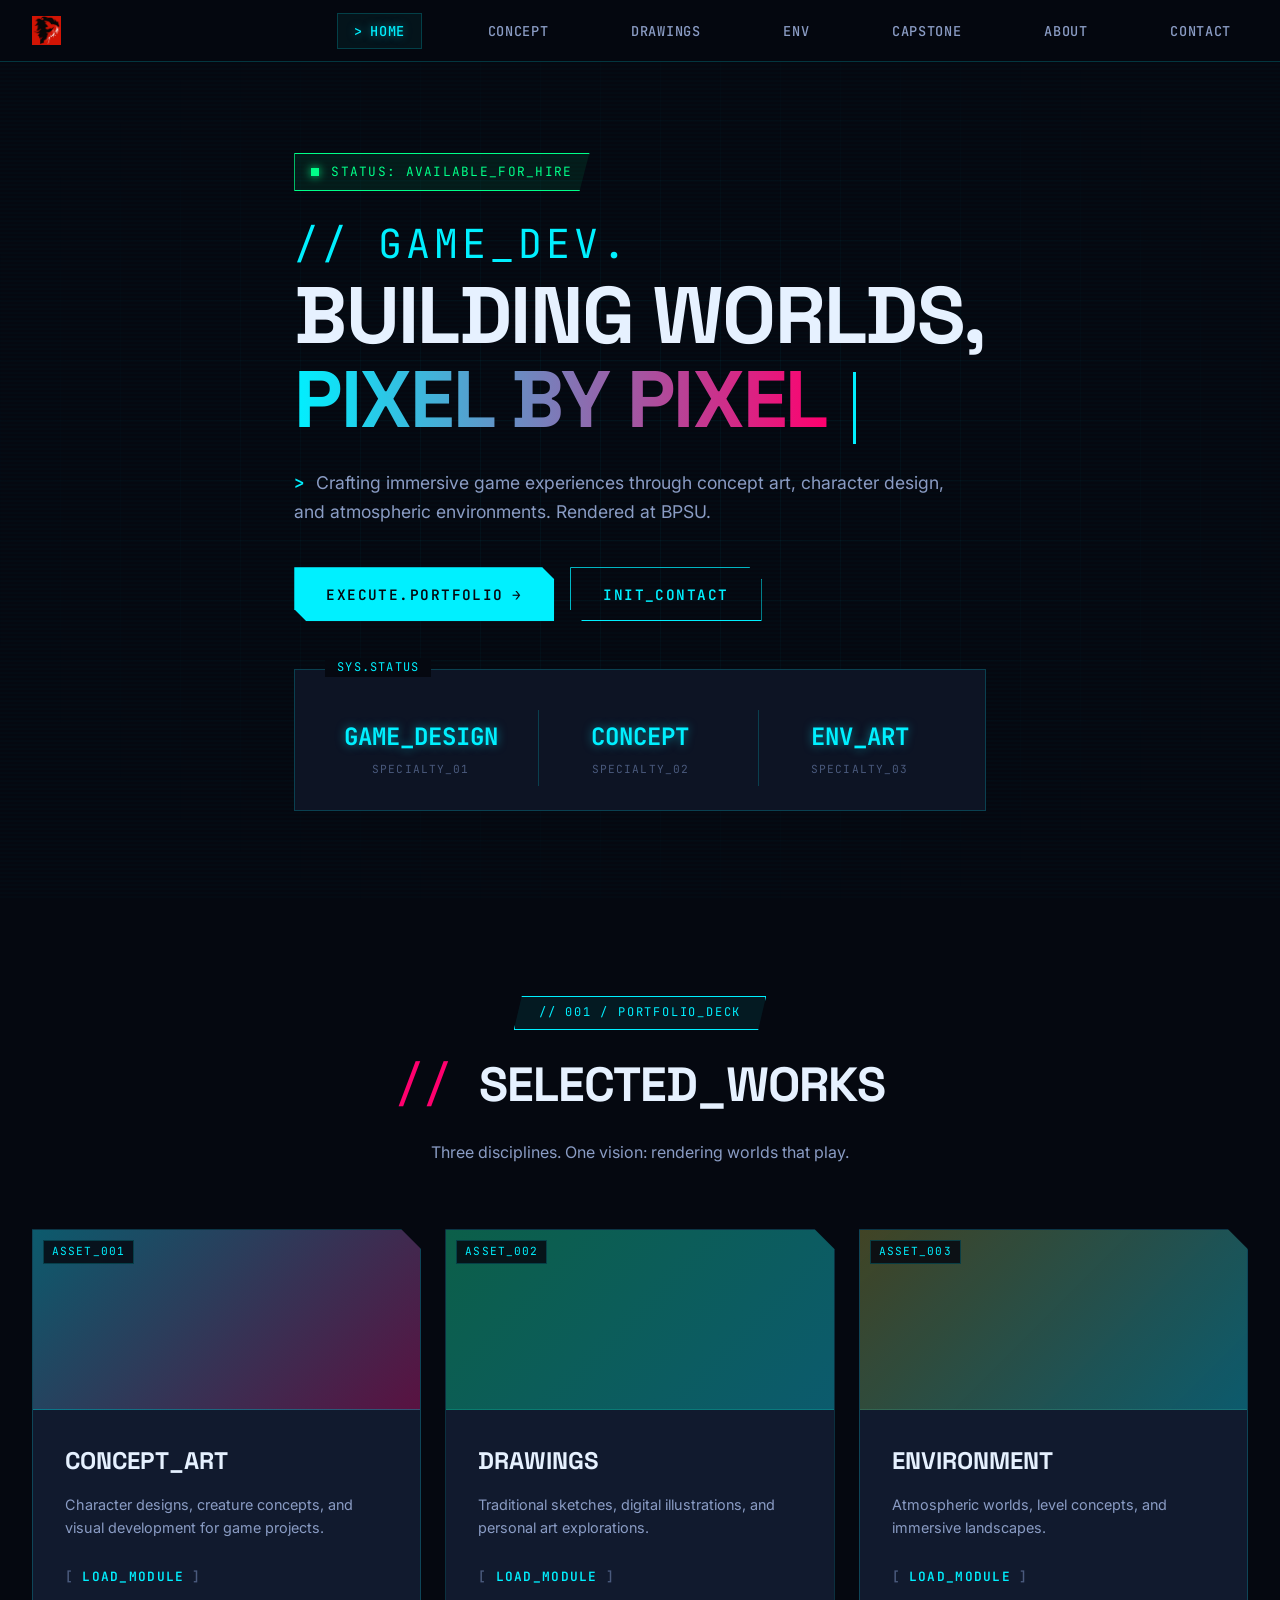
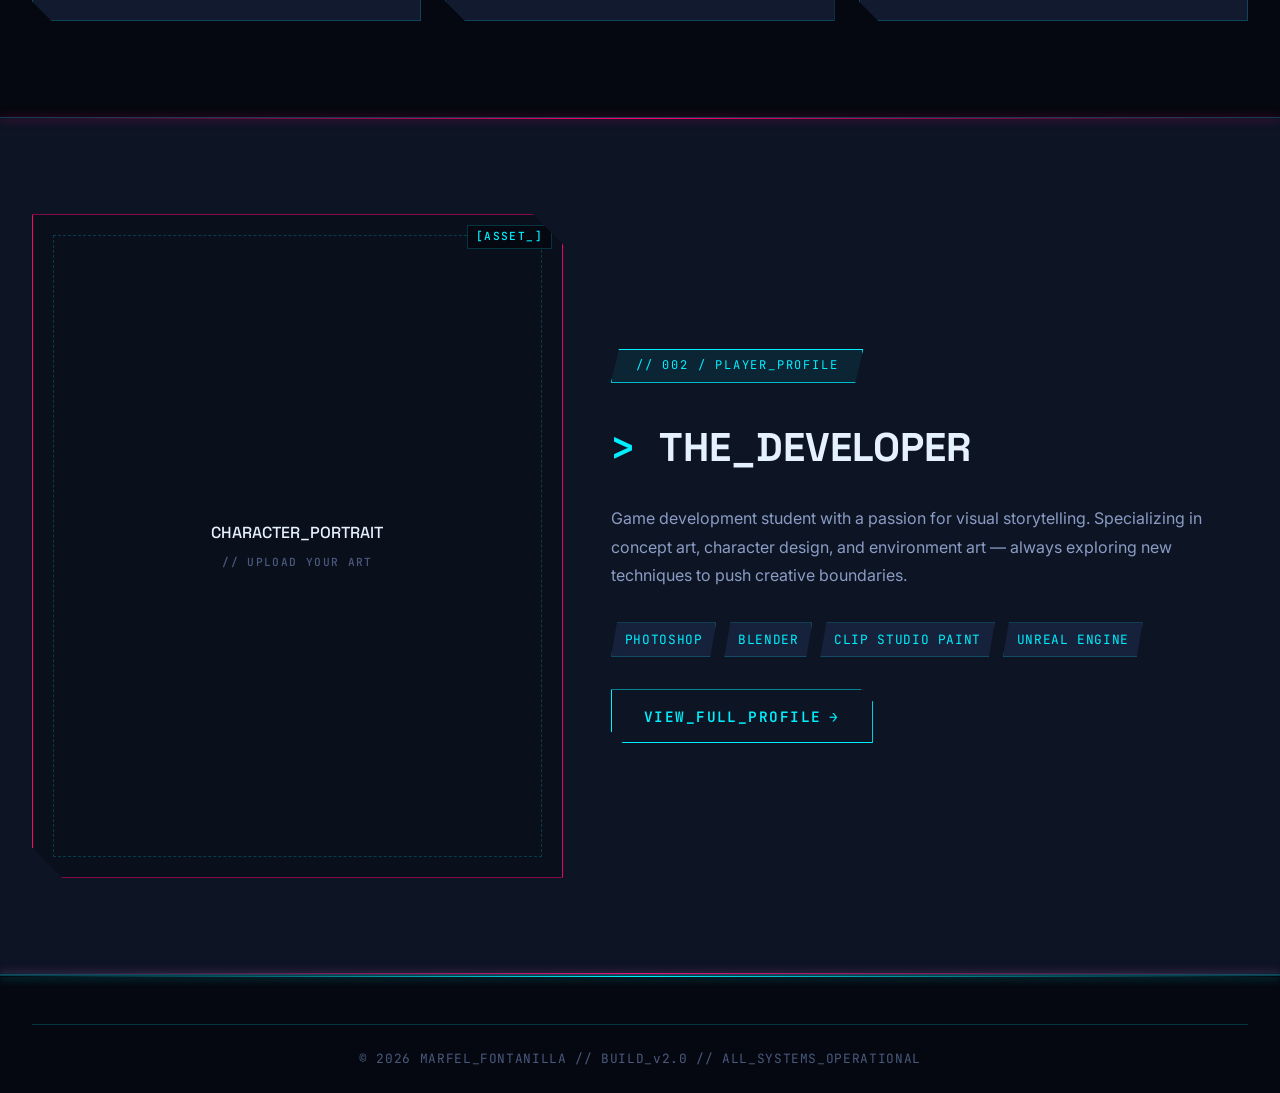
<file: index.html>
<!DOCTYPE html>
<html lang="en">
<head>
    <meta charset="UTF-8">
    <meta name="viewport" content="width=device-width, initial-scale=1.0">
    <title>MARFEL // Game Dev Portfolio</title>
    <meta name="description" content="Game development student specializing in concept art, drawings, and environment design.">
    <link rel="preconnect" href="https://fonts.googleapis.com">
    <link rel="preconnect" href="https://fonts.gstatic.com" crossorigin>
    <link href="https://fonts.googleapis.com/css2?family=Inter:wght@300;400;500;600;700&family=Space+Grotesk:wght@400;500;600;700&family=JetBrains+Mono:wght@400;500;600;700&display=swap" rel="stylesheet">
    <link rel="stylesheet" href="css/style.css">
</head>
<body>
    <nav class="navbar">
        <div class="nav-container">
            <a href="index.html" class="logo">
                <img src="images/marfel-logo.png" alt="Marfel" class="logo-img">
            </a>
            <ul class="nav-menu">
                <li><a href="index.html" class="active">HOME</a></li>
                <li><a href="concept-art.html">CONCEPT</a></li>
                <li><a href="drawings.html">DRAWINGS</a></li>
                <li><a href="environment.html">ENV</a></li>
                <li><a href="capstone-project.html">CAPSTONE</a></li>
                <li><a href="about.html">ABOUT</a></li>
                <li><a href="contact.html">CONTACT</a></li>
            </ul>
            <button class="nav-toggle"><span></span><span></span><span></span></button>
        </div>
    </nav>

    <section class="hero">
        <div class="container">
            <div class="hero-content">
                <div class="hero-badge">
                    <span class="status-dot"></span>
                    <span>STATUS: AVAILABLE_FOR_HIRE</span>
                </div>
                
                <h1 class="hero-title">
                    <span class="hero-title-prefix">// GAME_DEV.</span>
                    BUILDING WORLDS,<br>
                    <span class="gradient-text">PIXEL BY PIXEL</span>
                    <span class="title-cursor"></span>
                </h1>
                
                <p class="hero-subtitle">
                    Crafting immersive game experiences through concept art, character design, and atmospheric environments. Rendered at BPSU.
                </p>
                
                <div class="hero-cta">
                    <a href="#portfolios" class="btn btn-primary">
                        EXECUTE.PORTFOLIO
                        <span class="btn-arrow">→</span>
                    </a>
                    <a href="contact.html" class="btn btn-secondary">
                        INIT_CONTACT
                    </a>
                </div>

                <div class="hero-stats">
                    <div class="stat">
                        <div class="stat-value">GAME_DESIGN</div>
                        <div class="stat-label">SPECIALTY_01</div>
                    </div>
                    <div class="stat">
                        <div class="stat-value">CONCEPT</div>
                        <div class="stat-label">SPECIALTY_02</div>
                    </div>
                    <div class="stat">
                        <div class="stat-value">ENV_ART</div>
                        <div class="stat-label">SPECIALTY_03</div>
                    </div>
                </div>
            </div>
        </div>
    </section>

    <section id="portfolios">
        <div class="container">
            <div class="section-header">
                <span class="section-tag">// 001 / PORTFOLIO_DECK</span>
                <h2>SELECTED_WORKS</h2>
                <p>Three disciplines. One vision: rendering worlds that play.</p>
            </div>
            
            <div class="categories-grid">
                <a href="concept-art.html" class="category-card">
                    <div class="card-image concept-art-img" data-code="ASSET_001"></div>
                    <div class="card-content">
                        <h3>CONCEPT_ART</h3>
                        <p>Character designs, creature concepts, and visual development for game projects.</p>
                        <span class="card-link">LOAD_MODULE</span>
                    </div>
                </a>
                
                <a href="drawings.html" class="category-card">
                    <div class="card-image drawings-img" data-code="ASSET_002"></div>
                    <div class="card-content">
                        <h3>DRAWINGS</h3>
                        <p>Traditional sketches, digital illustrations, and personal art explorations.</p>
                        <span class="card-link">LOAD_MODULE</span>
                    </div>
                </a>
                
                <a href="environment.html" class="category-card">
                    <div class="card-image environment-img" data-code="ASSET_003"></div>
                    <div class="card-content">
                        <h3>ENVIRONMENT</h3>
                        <p>Atmospheric worlds, level concepts, and immersive landscapes.</p>
                        <span class="card-link">LOAD_MODULE</span>
                    </div>
                </a>
            </div>
        </div>
    </section>

    <section class="about-preview">
        <div class="container">
            <div class="about-grid">
                <div class="visual-frame">
                    <div class="placeholder-art">
                        <span>CHARACTER_PORTRAIT</span>
                        <small>// UPLOAD YOUR ART</small>
                    </div>
                </div>
                <div class="about-content">
                    <span class="section-tag">// 002 / PLAYER_PROFILE</span>
                    <h2>THE_DEVELOPER</h2>
                    <p>
                        Game development student with a passion for visual storytelling. 
                        Specializing in concept art, character design, and environment art — 
                        always exploring new techniques to push creative boundaries.
                    </p>
                    <div class="tech-stack">
                        <span class="tech-tag">PHOTOSHOP</span>
                      
                        <span class="tech-tag">BLENDER</span>
                        <span class="tech-tag">CLIP STUDIO PAINT</span>
                        <span class="tech-tag">UNREAL ENGINE</span>
                    </div>
                    <a href="about.html" class="btn btn-secondary">
                        VIEW_FULL_PROFILE
                        <span class="btn-arrow">→</span>
                    </a>
                </div>
            </div>
        </div>
    </section>

    <footer class="footer">
        <div class="container">
            <div class="footer-bottom">
                <p>&copy; 2026 MARFEL_FONTANILLA // BUILD_v2.0 // ALL_SYSTEMS_OPERATIONAL</p>
            </div>
        </div>
    </footer>

    <script src="js/main.js"></script>
</body>
</html>
</file>
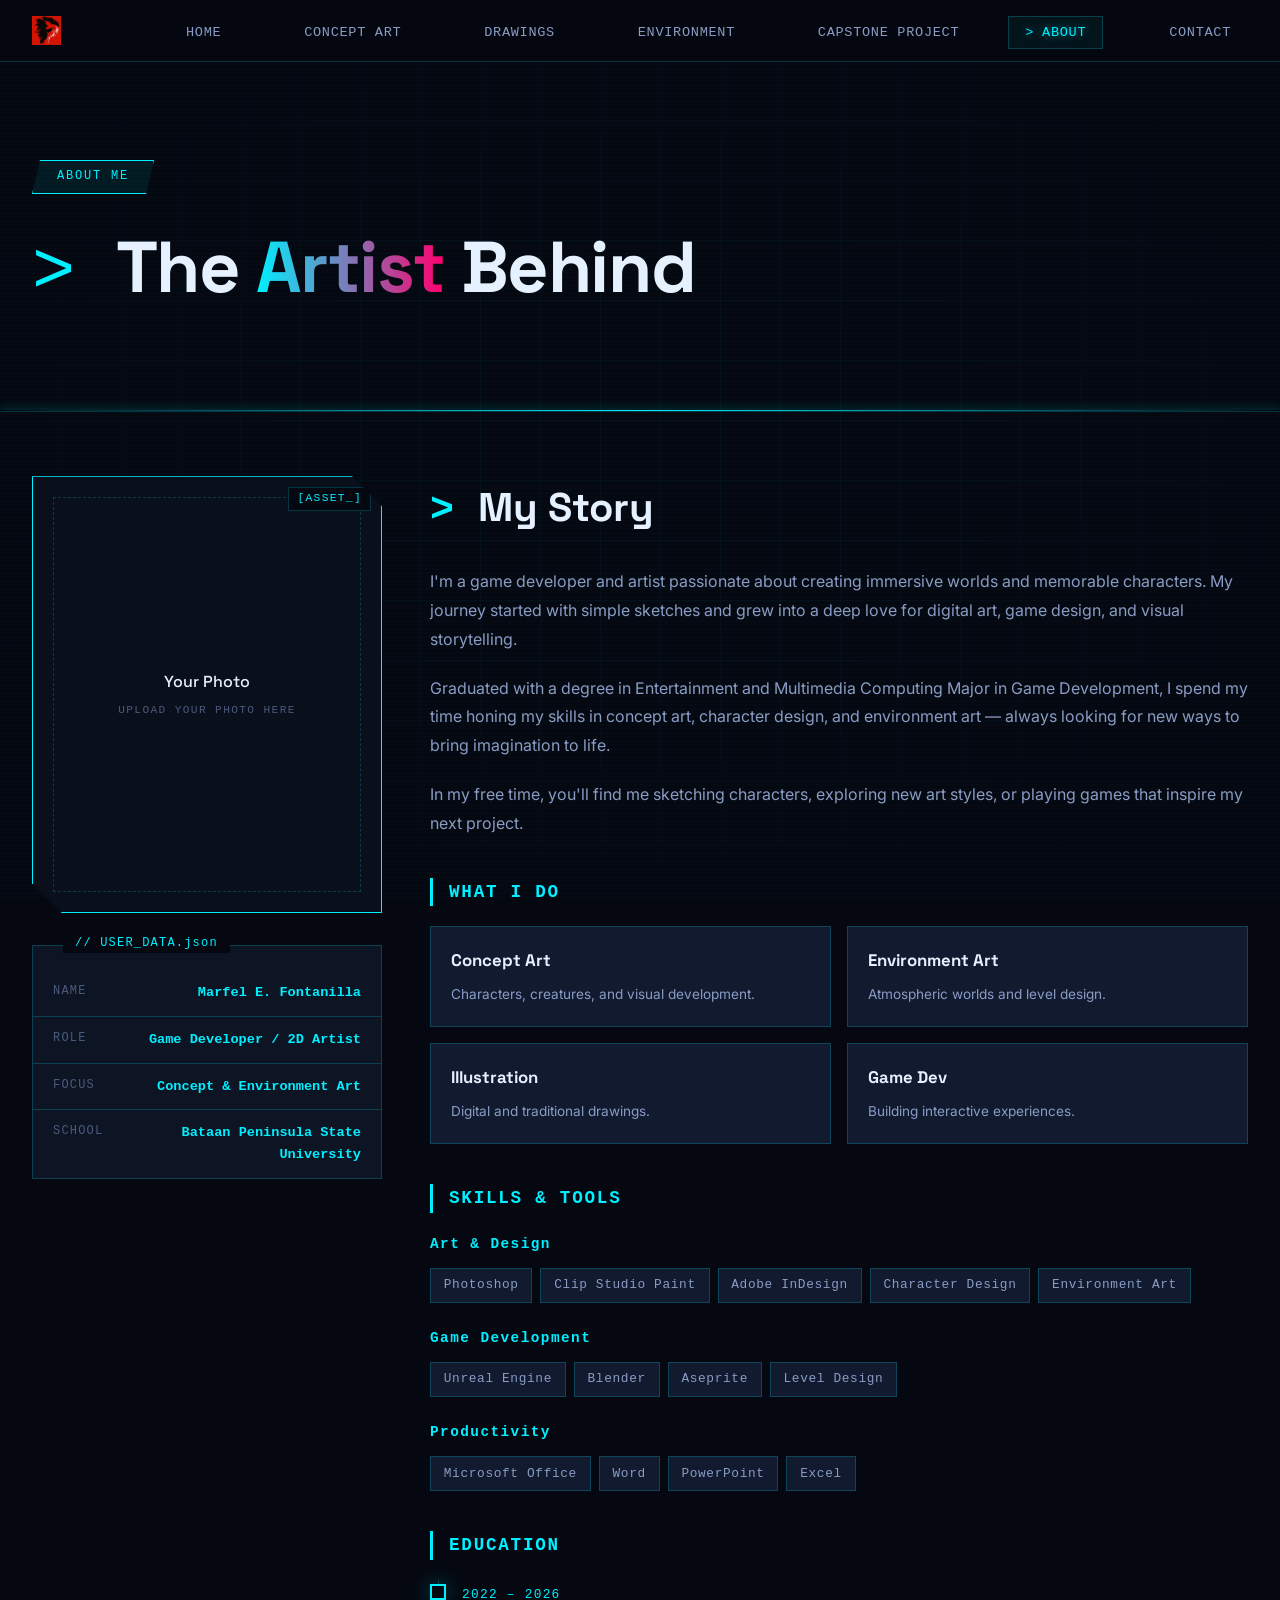
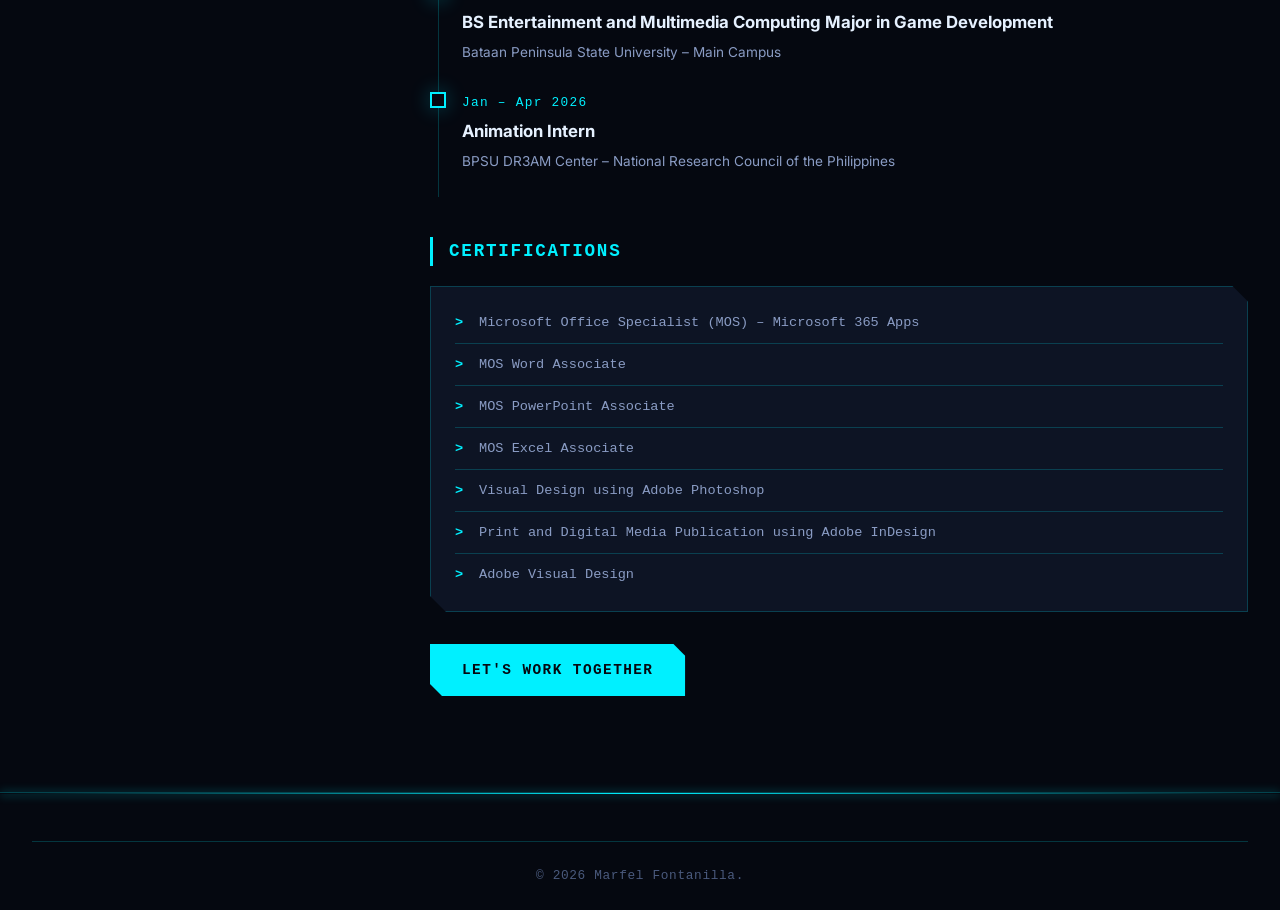
<file: about.html>
<!DOCTYPE html>
<html lang="en">
<head>
    <meta charset="UTF-8">
    <meta name="viewport" content="width=device-width, initial-scale=1.0">
    <title>About | Marfel Fontanilla</title>
    <link rel="stylesheet" href="css/style.css">
    <link href="https://fonts.googleapis.com/css2?family=Inter:wght@300;400;500;600;700;800&family=Space+Grotesk:wght@400;500;600;700&display=swap" rel="stylesheet">
</head>
<body>
    <div class="cursor"></div>
    <div class="cursor-follower"></div>

    <nav class="navbar">
        <div class="nav-container">
            <a href="index.html" class="logo">
                <img src="images/marfel-logo.png" alt="Marfel" class="logo-img">
            </a>
            <ul class="nav-menu">
                <li><a href="index.html">Home</a></li>
                <li><a href="concept-art.html">Concept Art</a></li>
                <li><a href="drawings.html">Drawings</a></li>
                <li><a href="environment.html">Environment</a></li>
                <li><a href="capstone-project.html">Capstone Project</a></li>
                <li><a href="about.html" class="active">About</a></li>
                <li><a href="contact.html">Contact</a></li>
            </ul>
            <button class="nav-toggle"><span></span><span></span><span></span></button>
        </div>
    </nav>

    <section class="page-header">
        <div class="hero-bg">
            <div class="grid-bg"></div>
            <div class="gradient-orb orb-1"></div>
            <div class="gradient-orb orb-2"></div>
        </div>
        <div class="container">
            <span class="section-tag">About Me</span>
            <h1>The <span class="gradient-text">Artist</span> Behind</h1>
        </div>
    </section>

    <section class="about-detail">
        <div class="container">
            <div class="about-detail-grid">
                <div class="about-image-section">
                    <div class="image-frame">
                        <div class="placeholder-art square">
                            <span>Your Photo</span>
                            <small>Upload your photo here</small>
                        </div>
                    </div>
                    <div class="quick-info">
                        <div class="info-item">
                            <span class="info-label">Name</span>
                            <span class="info-value">Marfel E. Fontanilla</span>
                        </div>
                        <div class="info-item">
                            <span class="info-label">Role</span>
                            <span class="info-value">Game Developer / 2D Artist</span>
                        </div>
                        <div class="info-item">
                            <span class="info-label">Focus</span>
                            <span class="info-value">Concept & Environment Art</span>
                        </div>
                        <div class="info-item">
                            <span class="info-label">School</span>
                            <span class="info-value">Bataan Peninsula State University</span>
                        </div>
                    </div>
                </div>
                <div class="about-text-section">
                    <h2>My Story</h2>
                    <p>
                        I'm a game developer and artist passionate about creating immersive worlds
                        and memorable characters. My journey started with simple sketches and grew into 
                        a deep love for digital art, game design, and visual storytelling.
                    </p>
                    <p>
                        Graduated with a degree in Entertainment and Multimedia Computing Major in Game Development, I spend
                        my time honing my skills in concept art, character design, and environment art —
                        always looking for new ways to bring imagination to life.
                    </p>
                    <p>
                        In my free time, you'll find me sketching characters, exploring new art
                        styles, or playing games that inspire my next project.
                    </p>

                    <h3>What I Do</h3>
                    <div class="services-grid">
                        <div class="service-item">
                           
                            <h4>Concept Art</h4>
                            <p>Characters, creatures, and visual development.</p>
                        </div>
                        <div class="service-item">
                           
                            <h4>Environment Art</h4>
                            <p>Atmospheric worlds and level design.</p>
                        </div>
                        <div class="service-item">
                          
                            <h4>Illustration</h4>
                            <p>Digital and traditional drawings.</p>
                        </div>
                        <div class="service-item">
                         
                            <h4>Game Dev</h4>
                            <p>Building interactive experiences.</p>
                        </div>
                    </div>

                    <h3>Skills & Tools</h3>
                    <div class="skills-section">
                        <div class="skill-group">
                            <h4>Art & Design</h4>
                            <div class="skill-tags">
                                <span>Photoshop</span>
                           
                                <span>Clip Studio Paint</span>
                                <span>Adobe InDesign</span>
                                <span>Character Design</span>
                                <span>Environment Art</span>
                            </div>
                        </div>
                        <div class="skill-group">
                            <h4>Game Development</h4>
                            <div class="skill-tags">
                               
                                <span>Unreal Engine</span>
                                <span>Blender</span>
                                <span>Aseprite</span>
                                <span>Level Design</span>
                            </div>
                        </div>
                        <div class="skill-group">
                            <h4>Productivity</h4>
                            <div class="skill-tags">
                                <span>Microsoft Office</span>
                                <span>Word</span>
                                <span>PowerPoint</span>
                                <span>Excel</span>
                            </div>
                        </div>
                    </div>

                    <h3>Education</h3>
                    <div class="timeline">
                        <div class="timeline-item">
                            <div class="timeline-marker"></div>
                            <div class="timeline-content">
                                <span class="timeline-year">2022 – 2026</span>
                                <h4>BS Entertainment and Multimedia Computing Major in Game Development</h4>
                                <p>Bataan Peninsula State University – Main Campus</p>
                            </div>
                        </div>
                        <div class="timeline-item">
                            <div class="timeline-marker"></div>
                            <div class="timeline-content">
                                <span class="timeline-year">Jan – Apr 2026</span>
                                <h4>Animation Intern</h4>
                                <p>BPSU DR3AM Center – National Research Council of the Philippines</p>
                            </div>
                        </div>
                    </div>

                    <h3>Certifications</h3>
                    <ul class="cert-list">
                        <li>Microsoft Office Specialist (MOS) – Microsoft 365 Apps</li>
                        <li>MOS Word Associate</li>
                        <li>MOS PowerPoint Associate</li>
                        <li>MOS Excel Associate</li>
                        <li>Visual Design using Adobe Photoshop</li>
                        <li>Print and Digital Media Publication using Adobe InDesign</li>
                        <li>Adobe Visual Design</li>
                    </ul>

                    <a href="contact.html" class="btn btn-primary">Let's Work Together</a>
                </div>
            </div>
        </div>
    </section>

    <footer class="footer">
        <div class="container">
            <div class="footer-bottom">
                <p>&copy; 2026 Marfel Fontanilla.</p>
            </div>
        </div>
    </footer>

    <script src="js/main.js"></script>
</body>
</html>
</file>
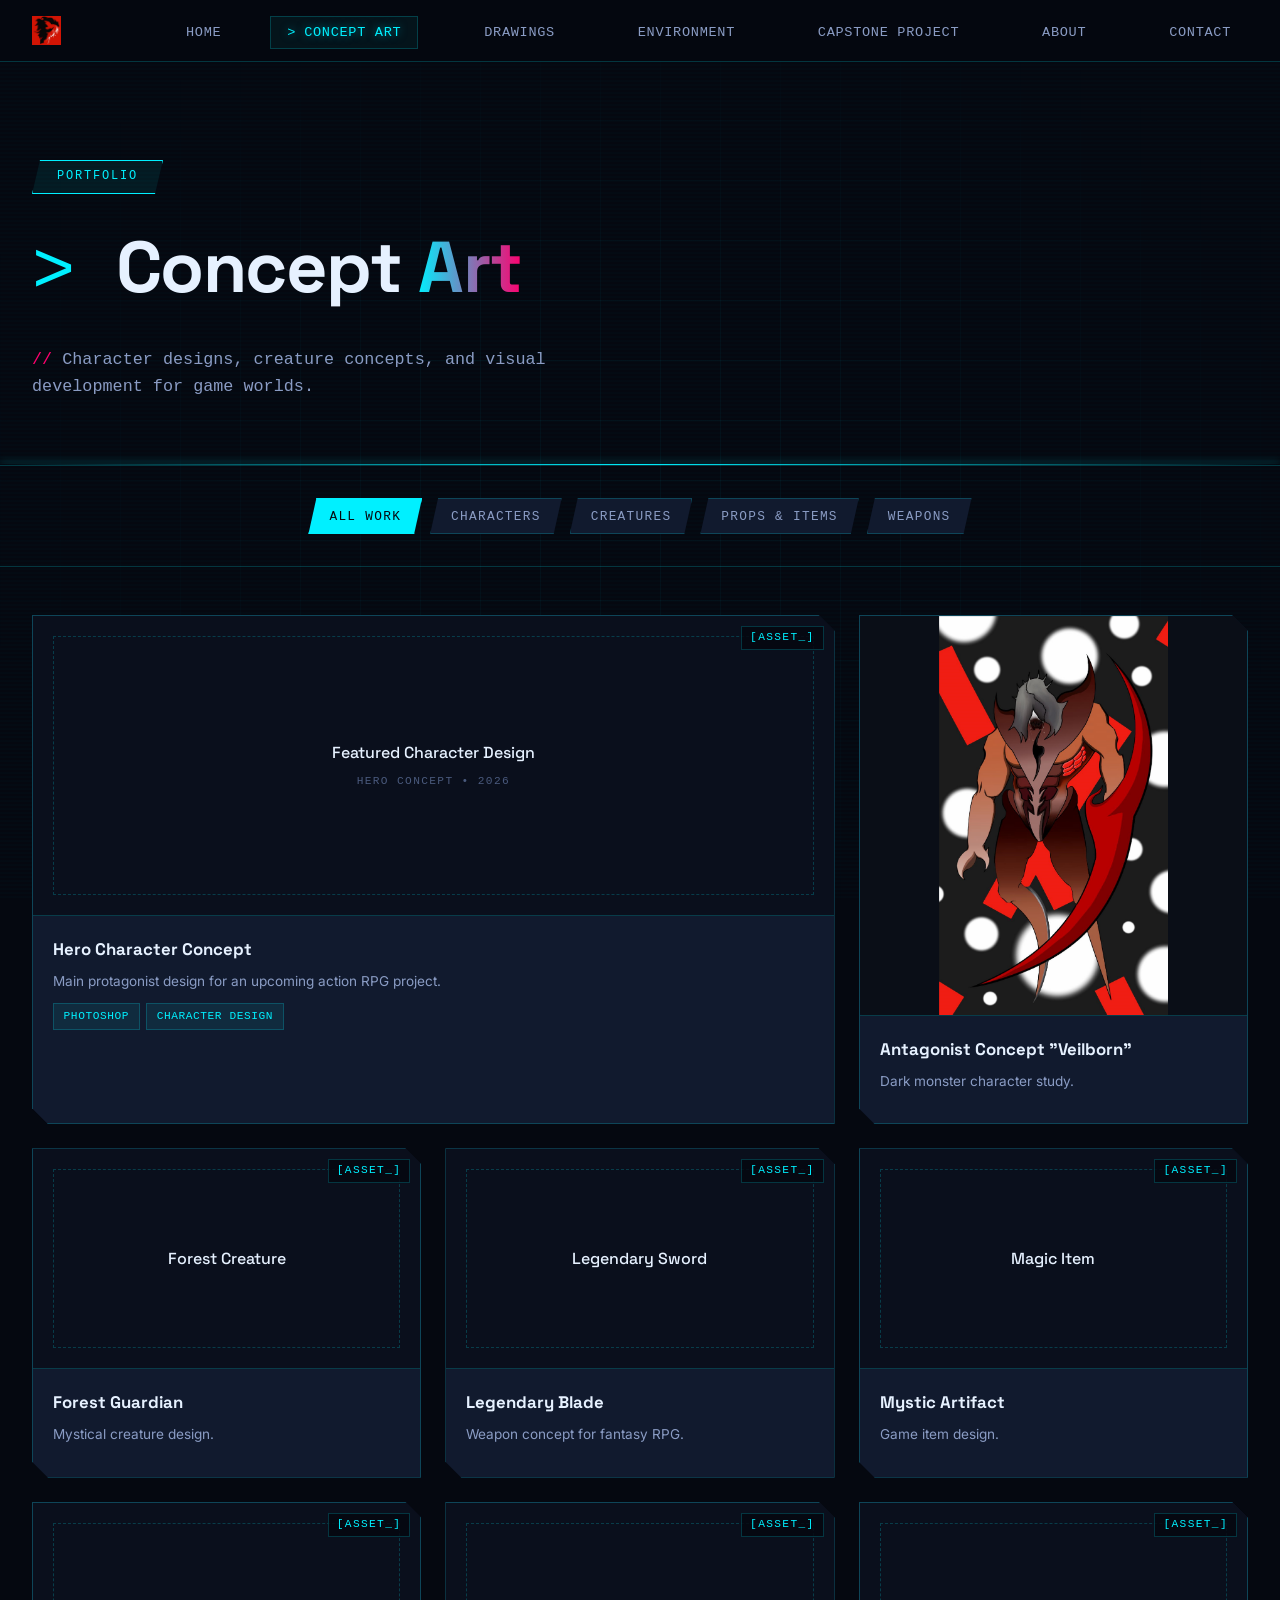
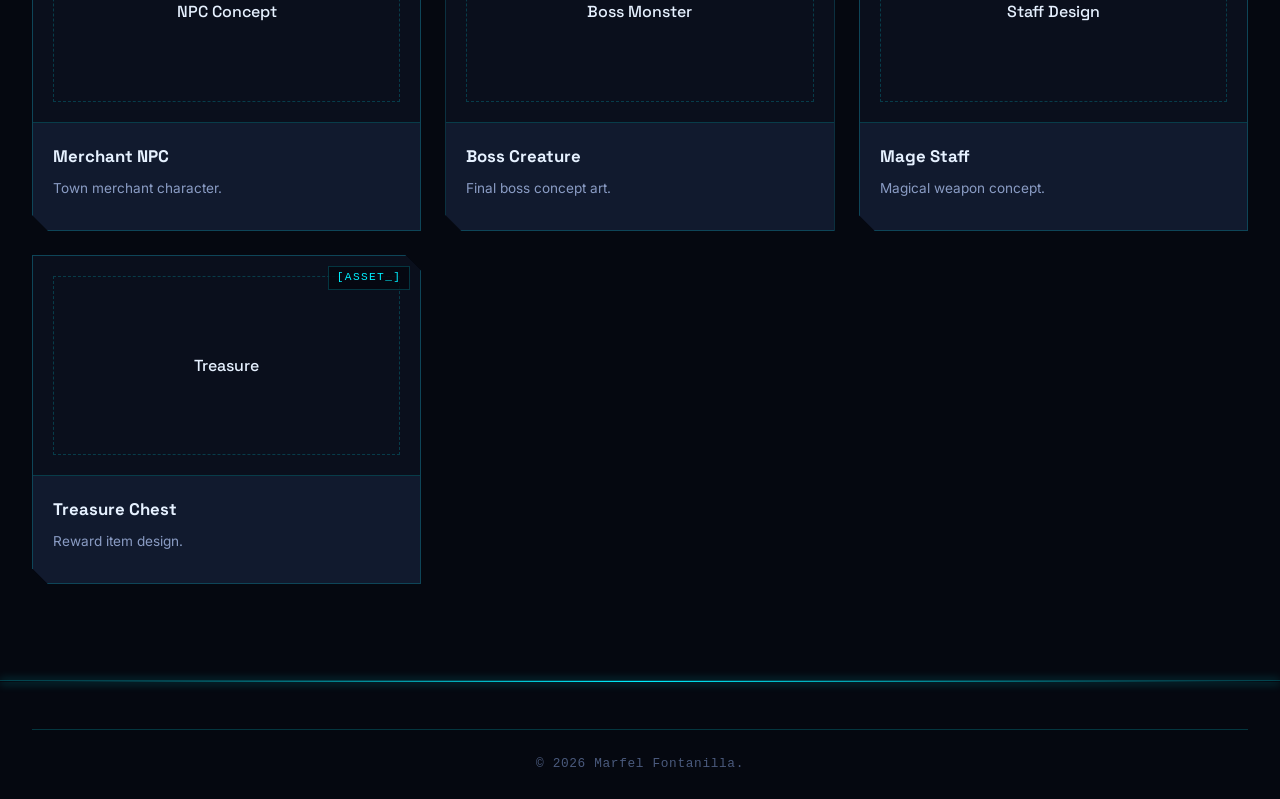
<file: concept-art.html>
<!DOCTYPE html>
<html lang="en">
<head>
    <meta charset="UTF-8">
    <meta name="viewport" content="width=device-width, initial-scale=1.0">
    <title>Concept Art Portfolio | Marfel Fontanilla</title>
    <link rel="stylesheet" href="css/style.css">
    <link href="https://fonts.googleapis.com/css2?family=Inter:wght@300;400;500;600;700;800&family=Space+Grotesk:wght@400;500;600;700&display=swap" rel="stylesheet">
</head>
<body>
    <div class="cursor"></div>
    <div class="cursor-follower"></div>

    <nav class="navbar">
        <div class="nav-container">
            <a href="index.html" class="logo">
                <img src="images/marfel-logo.png" alt="Marfel" class="logo-img">
            </a>
            <ul class="nav-menu">
                <li><a href="index.html">Home</a></li>
                <li><a href="concept-art.html" class="active">Concept Art</a></li>
                <li><a href="drawings.html">Drawings</a></li>
                <li><a href="environment.html">Environment</a></li>
                <li><a href="capstone-project.html">Capstone Project</a></li>
                <li><a href="about.html">About</a></li>
                <li><a href="contact.html">Contact</a></li>
            </ul>
            <button class="nav-toggle"><span></span><span></span><span></span></button>
        </div>
    </nav>

    <!-- Page Header -->
    <section class="page-header">
        <div class="hero-bg">
            <div class="grid-bg"></div>
            <div class="gradient-orb orb-1"></div>
            <div class="gradient-orb orb-2"></div>
        </div>
        <div class="container">
            <span class="section-tag">Portfolio</span>
            <h1>Concept <span class="gradient-text">Art</span></h1>
            <p>Character designs, creature concepts, and visual development for game worlds.</p>
        </div>
    </section>

    <!-- Filter Tabs -->
    <section class="filter-section">
        <div class="container">
            <div class="filter-tabs">
                <button class="filter-btn active" data-filter="all">All Work</button>
                <button class="filter-btn" data-filter="characters">Characters</button>
                <button class="filter-btn" data-filter="creatures">Creatures</button>
                <button class="filter-btn" data-filter="props">Props & Items</button>
                <button class="filter-btn" data-filter="weapons">Weapons</button>
            </div>
        </div>
    </section>

    <!-- Gallery Grid -->
    <section class="gallery-section">
        <div class="container">
            <div class="gallery-grid">
                <!-- Large Featured -->
                <div class="gallery-item large" data-category="characters">
                    <div class="art-frame">
                        <div class="placeholder-art tall">
                            <span>Featured Character Design</span>
                            <small>Hero Concept • 2026</small>
                        </div>
                    </div>
                    <div class="art-info">
                        <h3>Hero Character Concept</h3>
                        <p>Main protagonist design for an upcoming action RPG project.</p>
                        <div class="art-meta">
                            <span>Photoshop</span><span>Character Design</span>
                        </div>
                    </div>
                </div>

                <div class="gallery-item portrait" data-category="characters">
                    <div class="art-frame">
                          <img src="images/Veilborn.png" alt="Villain Design Concept Art" class="gallery-img">                     
                    </div>
                    <div class="art-info">
                        <h3>Antagonist Concept "Veilborn"</h3>
                        <p>Dark monster character study.</p>
                    </div>
                </div>

                <div class="gallery-item" data-category="creatures">
                    <div class="art-frame">
                        <div class="placeholder-art">
                            <span>Forest Creature</span>
                        </div>
                    </div>
                    <div class="art-info">
                        <h3>Forest Guardian</h3>
                        <p>Mystical creature design.</p>
                    </div>
                </div>

                <div class="gallery-item" data-category="weapons">
                    <div class="art-frame">
                        <div class="placeholder-art">
                            <span>Legendary Sword</span>
                        </div>
                    </div>
                    <div class="art-info">
                        <h3>Legendary Blade</h3>
                        <p>Weapon concept for fantasy RPG.</p>
                    </div>
                </div>

                <div class="gallery-item" data-category="props">
                    <div class="art-frame">
                        <div class="placeholder-art">
                            <span>Magic Item</span>
                        </div>
                    </div>
                    <div class="art-info">
                        <h3>Mystic Artifact</h3>
                        <p>Game item design.</p>
                    </div>
                </div>

                <div class="gallery-item" data-category="characters">
                    <div class="art-frame">
                        <div class="placeholder-art">
                            <span>NPC Concept</span>
                        </div>
                    </div>
                    <div class="art-info">
                        <h3>Merchant NPC</h3>
                        <p>Town merchant character.</p>
                    </div>
                </div>

                <div class="gallery-item" data-category="creatures">
                    <div class="art-frame">
                        <div class="placeholder-art">
                            <span>Boss Monster</span>
                        </div>
                    </div>
                    <div class="art-info">
                        <h3>Boss Creature</h3>
                        <p>Final boss concept art.</p>
                    </div>
                </div>

                <div class="gallery-item" data-category="weapons">
                    <div class="art-frame">
                        <div class="placeholder-art">
                            <span>Staff Design</span>
                        </div>
                    </div>
                    <div class="art-info">
                        <h3>Mage Staff</h3>
                        <p>Magical weapon concept.</p>
                    </div>
                </div>

                <div class="gallery-item" data-category="props">
                    <div class="art-frame">
                        <div class="placeholder-art">
                            <span>Treasure</span>
                        </div>
                    </div>
                    <div class="art-info">
                        <h3>Treasure Chest</h3>
                        <p>Reward item design.</p>
                    </div>
                </div>
            </div>
        </div>
    </section>

    <!-- Lightbox -->
    <div class="lightbox">
        <button class="lightbox-close">&times;</button>
        <button class="lightbox-prev">‹</button>
        <button class="lightbox-next">›</button>
        <div class="lightbox-content">
            <div class="lightbox-image"></div>
            <div class="lightbox-info">
                <h3></h3>
                <p></p>
            </div>
        </div>
    </div>

    <footer class="footer">
        <div class="container">
            <div class="footer-bottom">
                <p>&copy; 2026 Marfel Fontanilla.</p>
            </div>
        </div>
    </footer>

    <script src="js/main.js"></script>
</body>
</html>
</file>
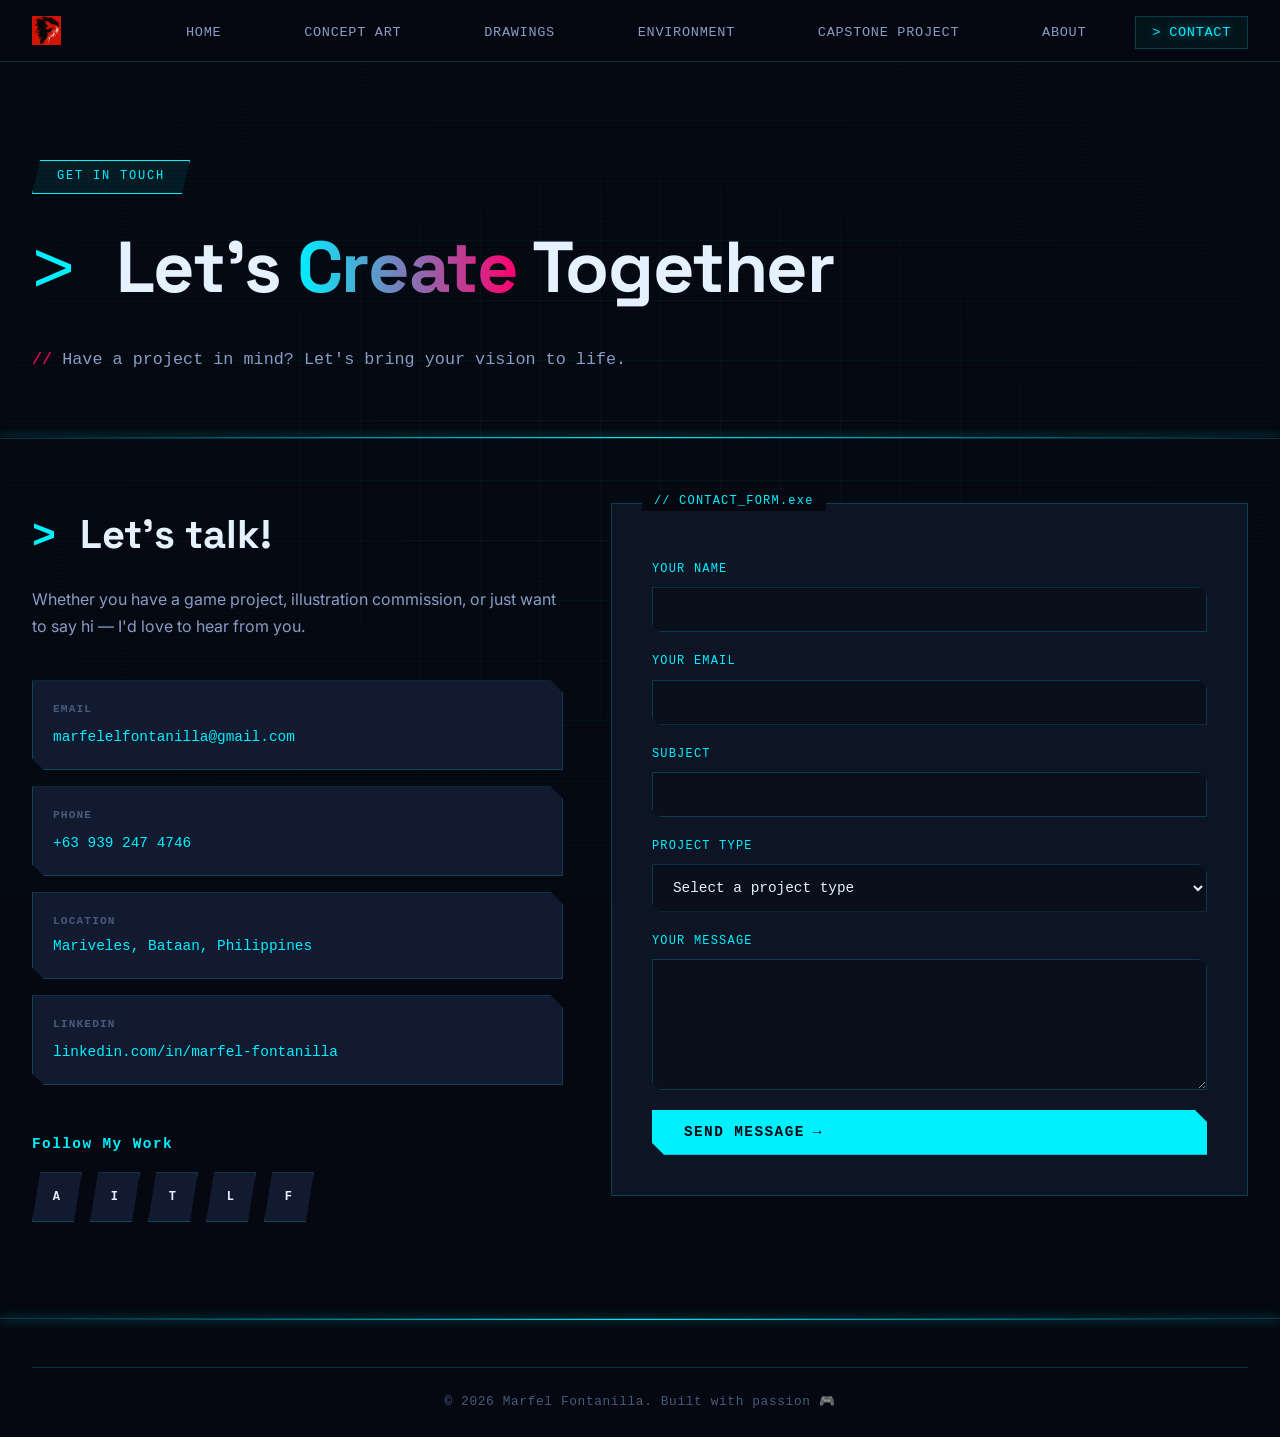
<file: contact.html>
<!DOCTYPE html>
<html lang="en">
<head>
    <meta charset="UTF-8">
    <meta name="viewport" content="width=device-width, initial-scale=1.0">
    <title>Contact | Marfel Fontanilla</title>
    <link rel="stylesheet" href="css/style.css">
    <link href="https://fonts.googleapis.com/css2?family=Inter:wght@300;400;500;600;700;800&family=Space+Grotesk:wght@400;500;600;700&display=swap" rel="stylesheet">
</head>
<body>
    <div class="cursor"></div>
    <div class="cursor-follower"></div>

    <nav class="navbar">
        <div class="nav-container">
            <a href="index.html" class="logo">
                <img src="images/marfel-logo.png" alt="Marfel" class="logo-img">
            </a>
            <ul class="nav-menu">
                <li><a href="index.html">Home</a></li>
                <li><a href="concept-art.html">Concept Art</a></li>
                <li><a href="drawings.html">Drawings</a></li>
                <li><a href="environment.html">Environment</a></li>
                <li><a href="capstone-project.html">Capstone Project</a></li>
                <li><a href="about.html">About</a></li>
                <li><a href="contact.html" class="active">Contact</a></li>
            </ul>
            <button class="nav-toggle"><span></span><span></span><span></span></button>
        </div>
    </nav>

    <section class="page-header">
        <div class="hero-bg">
            <div class="grid-bg"></div>
            <div class="gradient-orb orb-2"></div>
            <div class="gradient-orb orb-3"></div>
        </div>
        <div class="container">
            <span class="section-tag">Get in Touch</span>
            <h1>Let's <span class="gradient-text">Create</span> Together</h1>
            <p>Have a project in mind? Let's bring your vision to life.</p>
        </div>
    </section>

    <section class="contact-section">
        <div class="container">
            <div class="contact-grid">
                <div class="contact-info">
                    <h2>Let's talk!</h2>
                    <p>
                        Whether you have a game project, illustration commission, or just want to 
                        say hi — I'd love to hear from you.
                    </p>
                    
                    <div class="contact-methods">
                        <div class="contact-method">
                           
                            <div class="method-info">
                                <h4>Email</h4>
                                <a href="mailto:marfelelfontanilla@gmail.com">marfelelfontanilla@gmail.com</a>
                            </div>
                        </div>
                        <div class="contact-method">
                         
                            <div class="method-info">
                                <h4>Phone</h4>
                                <a href="tel:+639392474746">+63 939 247 4746</a>
                            </div>
                        </div>
                        <div class="contact-method">
                         
                            <div class="method-info">
                                <h4>Location</h4>
                                <p>Mariveles, Bataan, Philippines</p>
                            </div>
                        </div>
                        <div class="contact-method">
                          
                            <div class="method-info">
                                <h4>LinkedIn</h4>
                                <a href="https://linkedin.com/in/marfel-fontanilla-9bb77240b" target="_blank">linkedin.com/in/marfel-fontanilla</a>
                            </div>
                        </div>
                    </div>

                    <div class="social-links">
                        <h4>Follow My Work</h4>
                        <div class="social-icons">
                            <a href="#" class="social-icon" aria-label="ArtStation">A</a>
                            <a href="#" class="social-icon" aria-label="Instagram">I</a>
                            <a href="#" class="social-icon" aria-label="Twitter">T</a>
                            <a href="#" class="social-icon" aria-label="LinkedIn">L</a>
                            <a href="https://www.facebook.com/share/1DMVv8JySL/" target="_blank" rel="noopener" class="social-icon" aria-label="Facebook">F</a>
                        </div>
                    </div>
                </div>

             <div class="contact-form-wrapper">
    <form class="contact-form" action="https://api.web3forms.com/submit" method="POST">
      
        <input type="hidden" name="access_key" value="0229568a-3e48-410a-8967-ce1759c5e22e">
        
        <div class="form-group">
            <label for="name">Your Name</label>
            <input type="text" id="name" name="name" required>
        </div>
        <div class="form-group">
            <label for="email">Your Email</label>
            <input type="email" id="email" name="email" required>
        </div>
        <div class="form-group">
            <label for="subject">Subject</label>
            <input type="text" id="subject" name="subject" required>
        </div>
        <div class="form-group">
            <label for="project-type">Project Type</label>
            <select id="project-type" name="project-type">
                <option value="">Select a project type</option>
                <option value="concept-art">Concept Art</option>
                <option value="character-design">Character Design</option>
                <option value="environment-art">Environment Art</option>
                <option value="illustration">Illustration</option>
                <option value="game-dev">Game Development</option>
                <option value="other">Other</option>
            </select>
        </div>
        <div class="form-group">
            <label for="message">Your Message</label>
            <textarea id="message" name="message" rows="6" required></textarea>
        </div>
        
        <!-- Honeypot Spam Protection -->
        <input type="checkbox" name="botcheck" class="hidden" style="display: none;">
        
        <!-- Custom Subject for your inbox -->
        <input type="hidden" name="subject" value="New Portfolio Contact Form Submission">
        
        <button type="submit" class="btn btn-primary btn-full">
            Send Message
            <span class="btn-arrow">→</span>
        </button>
    </form>
</div>

            </div>
        </div>
    </section>

    <footer class="footer">
        <div class="container">
            <div class="footer-bottom">
                <p>&copy; 2026 Marfel Fontanilla. Built with passion 🎮</p>
            </div>
        </div>
    </footer>

    <script src="js/main.js"></script>
</body>
</html>
</file>
<file: css/style.css>
/* ============================================================
   GAME DEV PORTFOLIO — CYBERPUNK HUD THEME
   ============================================================ */

/* RESET & BASE
   ============================================================ */
* {
    margin: 0;
    padding: 0;
    box-sizing: border-box;
}

:root {
    /* Core palette */
    --bg-void: #050810;
    --bg-deep: #0a0f1c;
    --bg-panel: #0d1424;
    --bg-card: #111a2e;
    --bg-elevated: #16223b;
    --bg-overlay: rgba(5, 8, 16, 0.85);

    /* Neon accents */
    --neon-cyan: #00f0ff;
    --neon-cyan-dim: #0099a8;
    --neon-magenta: #ff006e;
    --neon-magenta-dim: #aa0049;
    --neon-yellow: #ffea00;
    --neon-green: #00ff88;
    --neon-red: #ff003c;

    /* Text */
    --text-primary: #e6f1ff;
    --text-secondary: #8a9cc4;
    --text-muted: #4a5a7d;
    --text-dim: #2a3550;

    /* Borders */
    --border-line: rgba(0, 240, 255, 0.2);
    --border-glow: rgba(0, 240, 255, 0.5);
    --border-warn: rgba(255, 234, 0, 0.4);

    /* Shadows */
    --shadow-glow-cyan: 0 0 20px rgba(0, 240, 255, 0.3);
    --shadow-glow-magenta: 0 0 20px rgba(255, 0, 110, 0.3);
    --shadow-deep: 0 10px 40px rgba(0, 0, 0, 0.6);

    /* Fonts */
    --font-display: 'Space Grotesk', sans-serif;
    --font-body: 'Inter', -apple-system, sans-serif;
    --font-mono: 'JetBrains Mono', 'Courier New', monospace;
}

html {
    scroll-behavior: smooth;
}

body {
    font-family: var(--font-body);
    background: var(--bg-void);
    color: var(--text-primary);
    line-height: 1.6;
    overflow-x: hidden;
    cursor: default;
    min-height: 100vh;
    position: relative;
}

/* Hex grid background */
body::before {
    content: '';
    position: fixed;
    inset: 0;
    background-image:
        linear-gradient(rgba(0, 240, 255, 0.04) 1px, transparent 1px),
        linear-gradient(90deg, rgba(0, 240, 255, 0.04) 1px, transparent 1px);
    background-size: 60px 60px;
    pointer-events: none;
    z-index: 0;
    mask-image: radial-gradient(ellipse at center, black 20%, transparent 80%);
    -webkit-mask-image: radial-gradient(ellipse at center, black 20%, transparent 80%);
}

/* Scanline overlay */
body::after {
    content: '';
    position: fixed;
    inset: 0;
    background: repeating-linear-gradient(
        0deg,
        transparent,
        transparent 2px,
        rgba(0, 240, 255, 0.015) 2px,
        rgba(0, 240, 255, 0.015) 4px
    );
    pointer-events: none;
    z-index: 1;
    animation: scanline-drift 8s linear infinite;
}

@keyframes scanline-drift {
    0% { background-position: 0 0; }
    100% { background-position: 0 100px; }
}

.container {
    max-width: 1280px;
    margin: 0 auto;
    padding: 0 2rem;
    position: relative;
    z-index: 2;
}

/* ============================================================
   NAVIGATION
   ============================================================ */
.navbar {
    position: fixed;
    top: 0;
    left: 0;
    right: 0;
    z-index: 1000;
    padding: 1rem 0;
    background: var(--bg-overlay);
    backdrop-filter: blur(20px);
    -webkit-backdrop-filter: blur(20px);
    border-bottom: 1px solid var(--border-line);
    transition: all 0.3s ease;
}

.navbar::before,
.navbar::after {
    content: none;
}

.navbar::before { left: 0; }
.navbar::after { right: 0; }

.nav-container {
    max-width: 1280px;
    margin: 0 auto;
    padding: 0 2rem;
    display: flex;
    justify-content: space-between;
    align-items: center;
}

.logo {
    display: flex;
    align-items: center;
    gap: 0.75rem;
    text-decoration: none;
    color: var(--text-primary);
    font-family: var(--font-mono);
    font-weight: 700;
    font-size: 1.1rem;
    letter-spacing: 0.05em;
}

.logo-img {
    height: 1.8rem;
    width: auto;
    display: block;
}

.logo-prefix {
    color: var(--neon-cyan);
    font-size: 0.85rem;
    opacity: 0.7;
}

.logo-text {
    color: var(--text-primary);
    text-shadow: 0 0 10px rgba(0, 240, 255, 0.5);
}

.logo-bracket {
    color: var(--neon-magenta);
    text-shadow: 0 0 10px rgba(255, 0, 110, 0.5);
}

.nav-menu {
    display: flex;
    list-style: none;
    gap: 2rem;
    align-items: center;
}

.nav-menu a {
    color: var(--text-secondary);
    text-decoration: none;
    font-family: var(--font-mono);
    font-size: 0.85rem;
    font-weight: 500;
    letter-spacing: 0.05em;
    text-transform: uppercase;
    padding: 0.5rem 1rem;
    position: relative;
    transition: all 0.3s ease;
    border: 1px solid transparent;
}

.nav-menu a::before {
    content: '>';
    margin-right: 0.5rem;
    color: var(--neon-cyan);
    opacity: 0;
    transition: all 0.3s ease;
}

.nav-menu a:hover,
.nav-menu a.active {
    color: var(--neon-cyan);
    border-color: var(--border-line);
    background: rgba(0, 240, 255, 0.05);
    text-shadow: 0 0 8px rgba(0, 240, 255, 0.5);
}

.nav-menu a:hover::before,
.nav-menu a.active::before {
    opacity: 1;
}

.nav-toggle {
    display: none;
    background: var(--bg-card);
    border: 1px solid var(--border-line);
    cursor: pointer;
    flex-direction: column;
    gap: 5px;
    padding: 10px;
    transition: all 0.3s ease;
}

.nav-toggle:hover {
    border-color: var(--neon-cyan);
    box-shadow: var(--shadow-glow-cyan);
}

.nav-toggle span {
    display: block;
    width: 24px;
    height: 2px;
    background: var(--neon-cyan);
    transition: 0.3s;
    box-shadow: 0 0 5px rgba(0, 240, 255, 0.5);
}

@media (max-width: 900px) {
    .nav-menu {
        position: fixed;
        top: 70px;
        right: -100%;
        flex-direction: column;
        background: var(--bg-overlay);
        backdrop-filter: blur(20px);
        width: 280px;
        height: calc(100vh - 70px);
        padding: 2rem;
        gap: 1rem;
        transition: right 0.3s ease;
        border-left: 1px solid var(--border-line);
    }
    .nav-menu.active { right: 0; }
    .nav-toggle { display: flex; }
}

/* ============================================================
   HERO SECTION
   ============================================================ */
.hero {
    min-height: 100vh;
    display: flex;
    align-items: center;
    justify-content: center;
    position: relative;
    padding: 8rem 2rem 4rem;
    overflow: hidden;
}

.hero-content {
    position: relative;
    z-index: 2;
    text-align: left;
    max-width: 900px;
    width: 100%;
}

/* Status badge */
.hero-badge {
    display: inline-flex;
    align-items: center;
    gap: 0.75rem;
    padding: 0.5rem 1rem;
    background: rgba(0, 255, 136, 0.08);
    border: 1px solid var(--neon-green);
    color: var(--neon-green);
    font-family: var(--font-mono);
    font-size: 0.8rem;
    letter-spacing: 0.1em;
    text-transform: uppercase;
    margin-bottom: 2rem;
    position: relative;
    clip-path: polygon(0 0, 100% 0, calc(100% - 10px) 100%, 0 100%);
}

.status-dot {
    width: 8px;
    height: 8px;
    background: var(--neon-green);
    box-shadow: 0 0 10px var(--neon-green);
    animation: status-pulse 2s infinite;
}

@keyframes status-pulse {
    0%, 100% { opacity: 1; }
    50% { opacity: 0.4; }
}

/* Title with terminal effect */
.hero-title {
    font-family: var(--font-display);
    font-size: clamp(2.5rem, 7vw, 5rem);
    font-weight: 700;
    line-height: 1.05;
    letter-spacing: -0.02em;
    margin-bottom: 1.5rem;
}

.hero-title-prefix {
    font-family: var(--font-mono);
    color: var(--neon-cyan);
    font-size: 0.5em;
    font-weight: 400;
    display: block;
    margin-bottom: 0.5rem;
    letter-spacing: 0.1em;
}

.gradient-text {
    background: linear-gradient(90deg, var(--neon-cyan) 0%, var(--neon-magenta) 100%);
    -webkit-background-clip: text;
    background-clip: text;
    -webkit-text-fill-color: transparent;
    display: inline-block;
}

.title-cursor {
    display: inline-block;
    width: 3px;
    height: 0.9em;
    background: var(--neon-cyan);
    margin-left: 0.1em;
    animation: cursor-blink 1s infinite;
    vertical-align: middle;
}

@keyframes cursor-blink {
    0%, 50% { opacity: 1; }
    51%, 100% { opacity: 0; }
}

.hero-subtitle {
    font-size: 1.1rem;
    color: var(--text-secondary);
    max-width: 650px;
    margin-bottom: 2.5rem;
    line-height: 1.7;
}

.hero-subtitle::before {
    content: '> ';
    color: var(--neon-cyan);
    font-family: var(--font-mono);
    font-weight: 600;
}

.hero-cta {
    display: flex;
    gap: 1rem;
    flex-wrap: wrap;
    margin-bottom: 3rem;
}

/* Buttons - HUD style */
.btn {
    display: inline-flex;
    align-items: center;
    gap: 0.5rem;
    padding: 0.9rem 2rem;
    text-decoration: none;
    font-family: var(--font-mono);
    font-weight: 600;
    font-size: 0.9rem;
    letter-spacing: 0.1em;
    text-transform: uppercase;
    transition: all 0.3s ease;
    border: none;
    cursor: pointer;
    position: relative;
    background: transparent;
    color: var(--text-primary);
}

.btn-primary {
    background: var(--neon-cyan);
    color: var(--bg-void);
    clip-path: polygon(0 0, calc(100% - 12px) 0, 100% 12px, 100% 100%, 12px 100%, 0 calc(100% - 12px));
    box-shadow: 0 0 30px rgba(0, 240, 255, 0.4);
}

.btn-primary:hover {
    background: var(--neon-magenta);
    box-shadow: var(--shadow-glow-magenta);
    transform: translateY(-2px);
}

.btn-secondary {
    border: 1px solid var(--neon-cyan);
    color: var(--neon-cyan);
    clip-path: polygon(0 0, calc(100% - 12px) 0, 100% 12px, 100% 100%, 12px 100%, 0 calc(100% - 12px));
}

.btn-secondary:hover {
    background: rgba(0, 240, 255, 0.1);
    box-shadow: var(--shadow-glow-cyan);
}

.btn-arrow {
    transition: transform 0.3s ease;
}

.btn:hover .btn-arrow {
    transform: translateX(4px);
}

/* Stats / system readout */
.hero-stats {
    display: grid;
    grid-template-columns: repeat(auto-fit, minmax(140px, 1fr));
    gap: 1rem;
    margin-top: 3rem;
    padding: 2.5rem 1.5rem 1.5rem; /* Extra top padding */
    background: var(--bg-panel);
    border: 1px solid var(--border-line);
    position: relative;
}

.hero-stats::before {
    content: 'SYS.STATUS';
    position: absolute;
    top: -12px;
    left: 30px;
    background: var(--bg-void);
    padding: 0 12px;
    color: var(--neon-cyan);
    font-family: var(--font-mono);
    font-size: 0.75rem;
    letter-spacing: 0.1em;
    z-index: 10;
    white-space: nowrap; /* Prevents text wrapping */
}


.stat {
    text-align: center;
    padding: 0.5rem;
    border-left: 1px solid var(--border-line);
}

.stat:first-child { border-left: none; }

.stat-value {
    font-family: var(--font-mono);
    font-size: 1.5rem;
    font-weight: 700;
    color: var(--neon-cyan);
    margin-bottom: 0.25rem;
    text-shadow: 0 0 10px rgba(0, 240, 255, 0.5);
}

.stat-label {
    font-family: var(--font-mono);
    font-size: 0.7rem;
    color: var(--text-muted);
    text-transform: uppercase;
    letter-spacing: 0.1em;
}

/* ============================================================
   SECTIONS
   ============================================================ */
section {
    padding: 6rem 0;
    position: relative;
}

.section-header {
    text-align: center;
    max-width: 700px;
    margin: 0 auto 4rem;
}

.section-tag {
    display: inline-block;
    padding: 0.4rem 1rem;
    background: rgba(0, 240, 255, 0.08);
    border: 1px solid var(--neon-cyan);
    color: var(--neon-cyan);
    font-family: var(--font-mono);
    font-size: 0.75rem;
    letter-spacing: 0.15em;
    text-transform: uppercase;
    margin-bottom: 1rem;
    clip-path: polygon(8px 0, 100% 0, calc(100% - 8px) 100%, 0 100%);
    padding-left: 1.5rem;
    padding-right: 1.5rem;
}

.section-header h2 {
    font-family: var(--font-display);
    font-size: clamp(2rem, 4vw, 3rem);
    font-weight: 700;
    margin-bottom: 1rem;
    letter-spacing: -0.02em;
    color: var(--text-primary);
}

.section-header h2::before {
    content: '// ';
    color: var(--neon-magenta);
    font-family: var(--font-mono);
    font-weight: 400;
}

.section-header p {
    color: var(--text-secondary);
    font-size: 1rem;
}

/* ============================================================
   PORTFOLIO CATEGORIES
   ============================================================ */
.categories-grid {
    display: grid;
    grid-template-columns: repeat(auto-fit, minmax(320px, 1fr));
    gap: 1.5rem;
}

.category-card {
    background: var(--bg-card);
    border: 1px solid var(--border-line);
    text-decoration: none;
    color: inherit;
    transition: all 0.4s ease;
    position: relative;
    overflow: hidden;
    clip-path: polygon(0 0, calc(100% - 20px) 0, 100% 20px, 100% 100%, 20px 100%, 0 calc(100% - 20px));
}

.category-card::before {
    content: '';
    position: absolute;
    top: 0;
    left: -100%;
    width: 100%;
    height: 100%;
    background: linear-gradient(90deg, transparent, rgba(0, 240, 255, 0.1), transparent);
    transition: left 0.6s ease;
}

.category-card:hover::before {
    left: 100%;
}

.category-card:hover {
    border-color: var(--neon-cyan);
    box-shadow: var(--shadow-glow-cyan);
    transform: translateY(-5px);
}

.card-image {
    height: 180px;
    background-size: cover;
    background-position: center;
    position: relative;
    border-bottom: 1px solid var(--border-line);
}

.concept-art-img {
    background: linear-gradient(135deg, rgba(0, 240, 255, 0.3), rgba(255, 0, 110, 0.3));
}

.drawings-img {
    background: linear-gradient(135deg, rgba(0, 255, 136, 0.3), rgba(0, 240, 255, 0.3));
}

.environment-img {
    background: linear-gradient(135deg, rgba(255, 234, 0, 0.2), rgba(0, 240, 255, 0.3));
}

.card-image::before {
    content: attr(data-code);
    position: absolute;
    top: 10px;
    left: 10px;
    font-family: var(--font-mono);
    font-size: 0.7rem;
    color: var(--neon-cyan);
    background: var(--bg-overlay);
    padding: 2px 8px;
    border: 1px solid var(--border-line);
    letter-spacing: 0.1em;
}

.card-content {
    padding: 2rem;
}

.card-content h3 {
    font-family: var(--font-display);
    font-size: 1.5rem;
    margin-bottom: 0.75rem;
    color: var(--text-primary);
}

.card-content p {
    color: var(--text-secondary);
    font-size: 0.9rem;
    margin-bottom: 1.5rem;
    line-height: 1.6;
}

.card-link {
    color: var(--neon-cyan);
    font-family: var(--font-mono);
    font-size: 0.8rem;
    font-weight: 600;
    letter-spacing: 0.1em;
    text-transform: uppercase;
    display: inline-flex;
    align-items: center;
    gap: 0.5rem;
    text-decoration: none;
}

.card-link::before {
    content: '[';
    color: var(--text-muted);
}

.card-link::after {
    content: ']';
    color: var(--text-muted);
}

.arrow {
    transition: transform 0.3s ease;
}

.category-card:hover .arrow {
    transform: translateX(4px);
}

/* ============================================================
   PAGE HEADERS
   ============================================================ */
.page-header {
    padding: 10rem 0 4rem;
    text-align: left;
    position: relative;
    overflow: hidden;
    border-bottom: 1px solid var(--border-line);
}

.page-header::before {
    content: '';
    position: absolute;
    bottom: 0;
    left: 0;
    right: 0;
    height: 1px;
    background: linear-gradient(90deg, transparent, var(--neon-cyan), transparent);
    box-shadow: 0 0 10px var(--neon-cyan);
}

.page-header h1 {
    font-family: var(--font-display);
    font-size: clamp(2.5rem, 6vw, 4.5rem);
    font-weight: 700;
    margin-bottom: 1rem;
    letter-spacing: -0.02em;
}

.page-header h1::before {
    content: '> ';
    color: var(--neon-cyan);
    font-family: var(--font-mono);
    font-weight: 400;
}

.page-header p {
    color: var(--text-secondary);
    font-size: 1.05rem;
    max-width: 600px;
    font-family: var(--font-mono);
}

.page-header p::before {
    content: '// ';
    color: var(--neon-magenta);
}

/* ============================================================
   FILTER TABS
   ============================================================ */
.filter-section {
    padding: 2rem 0;
    border-bottom: 1px solid var(--border-line);
}

.filter-tabs {
    display: flex;
    gap: 0.5rem;
    justify-content: center;
    flex-wrap: wrap;
}

.filter-btn {
    padding: 0.6rem 1.25rem;
    background: var(--bg-card);
    border: 1px solid var(--border-line);
    color: var(--text-secondary);
    font-family: var(--font-mono);
    font-size: 0.8rem;
    font-weight: 500;
    letter-spacing: 0.1em;
    text-transform: uppercase;
    cursor: pointer;
    transition: all 0.3s ease;
    clip-path: polygon(8px 0, 100% 0, calc(100% - 8px) 100%, 0 100%);
}

.filter-btn:hover {
    border-color: var(--neon-cyan);
    color: var(--neon-cyan);
}

.filter-btn.active {
    background: var(--neon-cyan);
    color: var(--bg-void);
    border-color: var(--neon-cyan);
    box-shadow: var(--shadow-glow-cyan);
}

/* ============================================================
   GALLERY GRID
   ============================================================ */
.gallery-section {
    padding: 3rem 0 6rem;
}

.gallery-grid {
    display: grid;
    grid-template-columns: repeat(auto-fill, minmax(300px, 1fr));
    gap: 1.5rem;
    grid-auto-rows: minmax(280px, auto);
}

.gallery-item {
    background: var(--bg-card);
    border: 1px solid var(--border-line);
    transition: all 0.4s ease, opacity 0.4s ease, transform 0.4s ease;
    cursor: pointer;
    position: relative;
    overflow: hidden;
    clip-path: polygon(0 0, calc(100% - 16px) 0, 100% 16px, 100% 100%, 16px 100%, 0 calc(100% - 16px));
}

.gallery-item::before {
    content: '';
    position: absolute;
    top: 0;
    left: 0;
    width: 4px;
    height: 100%;
    background: var(--neon-cyan);
    transform: scaleY(0);
    transform-origin: bottom;
    transition: transform 0.3s ease;
    box-shadow: 0 0 10px var(--neon-cyan);
}

.gallery-item:hover::before {
    transform: scaleY(1);
    transform-origin: top;
}

.gallery-item.large {
    grid-column: span 2;
}

.gallery-item:hover {
    border-color: var(--neon-cyan);
    box-shadow: var(--shadow-glow-cyan);
    transform: translateY(-3px);
}

.art-frame {
    position: relative;
    overflow: hidden;
    height: 220px;
    background: var(--bg-deep);
    border-bottom: 1px solid var(--border-line);
}

.gallery-item.large .art-frame {
    height: 300px;
}

.placeholder-art {
    width: 100%;
    height: 100%;
    background: 
        linear-gradient(135deg, var(--bg-elevated) 0%, var(--bg-card) 100%);
    display: flex;
    flex-direction: column;
    align-items: center;
    justify-content: center;
    color: var(--text-muted);
    font-family: var(--font-mono);
    font-size: 0.85rem;
    font-weight: 500;
    position: relative;
    letter-spacing: 0.1em;
    text-transform: uppercase;
}

.placeholder-art::before {
    content: '';
    position: absolute;
    inset: 20px;
    border: 1px dashed var(--border-line);
    pointer-events: none;
}

.placeholder-art::after {
    content: '[ASSET_' attr(data-id) ']';
    position: absolute;
    top: 10px;
    right: 10px;
    font-size: 0.7rem;
    color: var(--neon-cyan);
    background: var(--bg-overlay);
    padding: 2px 8px;
    border: 1px solid var(--border-line);
}

.placeholder-art span {
    position: relative;
    z-index: 1;
    color: var(--text-primary);
    font-family: var(--font-display);
    font-size: 1rem;
    text-transform: none;
    letter-spacing: 0;
}

.placeholder-art small {
    position: relative;
    z-index: 1;
    font-size: 0.7rem;
    color: var(--text-muted);
    margin-top: 0.5rem;
    font-family: var(--font-mono);
}

.gallery-item:hover .placeholder-art {
    background: var(--bg-elevated);
}

.art-info {
    padding: 1.25rem;
    position: relative;
}

.art-info::before {
    content: '> READ_MORE';
    position: absolute;
    top: 10px;
    right: 15px;
    font-family: var(--font-mono);
    font-size: 0.65rem;
    color: var(--neon-cyan);
    letter-spacing: 0.1em;
    opacity: 0;
    transition: opacity 0.3s ease;
}

.gallery-item:hover .art-info::before {
    opacity: 1;
}

.art-info h3 {
    font-size: 1.05rem;
    margin-bottom: 0.5rem;
    font-family: var(--font-display);
    color: var(--text-primary);
}

.art-info p {
    color: var(--text-secondary);
    font-size: 0.85rem;
    margin-bottom: 0.75rem;
    line-height: 1.5;
}

.art-meta {
    display: flex;
    gap: 0.4rem;
    flex-wrap: wrap;
}

.art-meta span {
    padding: 0.2rem 0.6rem;
    background: rgba(0, 240, 255, 0.08);
    border: 1px solid var(--border-line);
    font-family: var(--font-mono);
    font-size: 0.7rem;
    color: var(--neon-cyan);
    letter-spacing: 0.05em;
    text-transform: uppercase;
}

/* ============================================================
   LIGHTBOX
   ============================================================ */
.lightbox {
    position: fixed;
    inset: 0;
    background: var(--bg-overlay);
    backdrop-filter: blur(10px);
    z-index: 10000;
    display: none;
    align-items: center;
    justify-content: center;
    padding: 2rem;
}

.lightbox.active {
    display: flex;
}

.lightbox-content {
    max-width: 90vw;
    max-height: 90vh;
    display: flex;
    flex-direction: column;
    align-items: center;
    gap: 1rem;
    background: var(--bg-panel);
    border: 1px solid var(--neon-cyan);
    padding: 3.5rem 2rem 2rem; /* Increased top padding */
    position: relative;
    margin-top: 20px; /* Push down to make room for title above */
}

.lightbox-content::before {
    content: '// ASSET_VIEWER.exe';
    position: absolute;
    top: -10px;
    left: 40px;
    background: var(--bg-void);
    padding: 0 12px;
    font-family: var(--font-mono);
    font-size: 0.8rem; /* Slightly bigger to be readable */
    color: var(--neon-cyan);
    letter-spacing: 0.1em;
    z-index: 100; /* Higher z-index */
    white-space: nowrap;
    overflow: visible; /* Ensure not clipped */
    text-shadow: 0 0 10px rgba(0, 240, 255, 0.5);
}

.lightbox-image {
    width: 70vw;
    max-width: 800px;
    height: 60vh;
    max-height: 600px;
    background: var(--bg-deep);
    border: 1px solid var(--border-line);
    display: flex;
    align-items: center;
    justify-content: center;
    color: var(--text-muted);
    font-family: var(--font-mono);
}

.lightbox-info {
    text-align: center;
    color: var(--text-primary);
    font-family: var(--font-mono);
}

.lightbox-info h3 {
    font-size: 1.3rem;
    margin-bottom: 0.5rem;
    font-family: var(--font-display);
}

.lightbox-close,
.lightbox-prev,
.lightbox-next {
    position: fixed;
    background: var(--bg-card);
    border: 2px solid var(--neon-cyan);
    color: var(--neon-cyan);
    width: 60px;
    height: 60px;
    cursor: pointer;
    font-size: 1.5rem;
    font-family: var(--font-mono);
    font-weight: 700;
    transition: all 0.3s ease;
    z-index: 10001;
    display: flex;
    align-items: center;
    justify-content: center;
    box-shadow: var(--shadow-glow-cyan), 0 4px 20px rgba(0, 0, 0, 0.5);
    clip-path: polygon(12px 0, 100% 0, calc(100% - 12px) 100%, 0 100%);
}

.lightbox-close:hover,
.lightbox-prev:hover,
.lightbox-next:hover {
    background: var(--neon-cyan);
    color: var(--bg-void);
    box-shadow: var(--shadow-glow-cyan), 0 0 40px rgba(0, 240, 255, 0.8);
    transform: scale(1.1);
}

.lightbox-prev:hover { transform: scale(1.1) translateX(-3px); }
.lightbox-next:hover { transform: scale(1.1) translateX(3px); }

/* Position buttons safely within viewport */
.lightbox-close { 
    top: 20px; 
    right: 20px; 
}

.lightbox-prev { 
    left: 20px; 
    top: 50%; 
    transform: translateY(-50%); 
}

.lightbox-next { 
    right: 20px; 
    top: 50%; 
    transform: translateY(-50%); 
}

/* On mobile, move them inside or make smaller */
@media (max-width: 768px) {
    .lightbox-close,
    .lightbox-prev,
    .lightbox-next {
        width: 45px;
        height: 45px;
        font-size: 1.1rem;
    }
    .lightbox-close { top: 10px; right: 10px; }
    .lightbox-prev { left: 10px; }
    .lightbox-next { right: 10px; }
}

@media (max-width: 480px) {
    .lightbox-close,
    .lightbox-prev,
    .lightbox-next {
        width: 40px;
        height: 40px;
        font-size: 1rem;
    }
}


/* ============================================================
   ABOUT PAGE
   ============================================================ */
.about-detail {
    padding: 4rem 0 6rem;
}

.about-detail-grid {
    display: grid;
    grid-template-columns: 350px 1fr;
    gap: 3rem;
    align-items: start;
}

@media (max-width: 900px) {
    .about-detail-grid {
        grid-template-columns: 1fr;
        gap: 2rem;
    }
}

.image-frame {
    position: relative;
    margin-bottom: 2rem;
    border: 1px solid var(--neon-cyan);
    overflow: hidden;
    clip-path: polygon(0 0, calc(100% - 30px) 0, 100% 30px, 100% 100%, 30px 100%, 0 calc(100% - 30px));
}

.quick-info {
    background: var(--bg-panel);
    border: 1px solid var(--border-line);
    position: relative;
    padding-top: 1.5rem; /* Space for the title */
    /* Removed clip-path so title can extend outside */
}

.quick-info::before {
    content: '// USER_DATA.json';
    position: absolute;
    top: -12px;
    left: 30px;
    background: var(--bg-void);
    padding: 0 12px;
    font-family: var(--font-mono);
    font-size: 0.75rem;
    color: var(--neon-cyan);
    letter-spacing: 0.1em;
    z-index: 10;
    white-space: nowrap; /* Prevents text wrapping */
}


.info-item {
    display: flex;
    justify-content: space-between;
    padding: 0.75rem 1.25rem;
    border-bottom: 1px solid var(--border-line);
    font-family: var(--font-mono);
    font-size: 0.85rem;
}

.info-item:last-child { border-bottom: none; }

.info-label {
    color: var(--text-muted);
    text-transform: uppercase;
    letter-spacing: 0.1em;
    font-size: 0.75rem;
}

.info-value {
    color: var(--neon-cyan);
    font-weight: 600;
    text-align: right;
}

.about-text-section h2 {
    font-family: var(--font-display);
    font-size: 2.5rem;
    margin-bottom: 1.5rem;
}

.about-text-section h2::before {
    content: '> ';
    color: var(--neon-cyan);
    font-family: var(--font-mono);
}

.about-text-section p {
    color: var(--text-secondary);
    margin-bottom: 1.25rem;
    line-height: 1.8;
}

.about-text-section h3 {
    font-family: var(--font-mono);
    font-size: 1.1rem;
    color: var(--neon-cyan);
    margin: 2.5rem 0 1.25rem;
    letter-spacing: 0.1em;
    text-transform: uppercase;
    border-left: 3px solid var(--neon-cyan);
    padding-left: 1rem;
}

.services-grid {
    display: grid;
    grid-template-columns: repeat(2, 1fr);
    gap: 1rem;
    margin-bottom: 2rem;
}

@media (max-width: 600px) {
    .services-grid { grid-template-columns: 1fr; }
}

.service-item {
    padding: 1.25rem;
    background: var(--bg-card);
    border: 1px solid var(--border-line);
    transition: all 0.3s ease;
    position: relative;
    overflow: hidden;
}

.service-item::before {
    content: '';
    position: absolute;
    top: 0;
    left: 0;
    width: 100%;
    height: 1px;
    background: linear-gradient(90deg, transparent, var(--neon-cyan), transparent);
    opacity: 0;
    transition: opacity 0.3s ease;
}

.service-item:hover {
    border-color: var(--neon-cyan);
    transform: translateY(-3px);
}

.service-item:hover::before {
    opacity: 1;
}

.service-id {
    font-family: var(--font-mono);
    font-size: 0.7rem;
    color: var(--neon-magenta);
    letter-spacing: 0.1em;
    margin-bottom: 0.5rem;
}

.service-item h4 {
    font-size: 1.05rem;
    margin-bottom: 0.5rem;
    color: var(--text-primary);
    font-family: var(--font-display);
}

.service-item p {
    font-size: 0.85rem;
    color: var(--text-secondary);
    margin: 0;
}

.skills-section {
    display: flex;
    flex-direction: column;
    gap: 1.5rem;
    margin-bottom: 2rem;
}

.skill-group h4 {
    font-family: var(--font-mono);
    font-size: 0.9rem;
    margin-bottom: 0.75rem;
    color: var(--neon-cyan);
    letter-spacing: 0.1em;
}

.skill-tags {
    display: flex;
    gap: 0.5rem;
    flex-wrap: wrap;
}

.skill-tags span {
    padding: 0.4rem 0.8rem;
    background: var(--bg-card);
    border: 1px solid var(--border-line);
    font-family: var(--font-mono);
    font-size: 0.8rem;
    color: var(--text-secondary);
    letter-spacing: 0.05em;
    transition: all 0.3s ease;
}

.skill-tags span:hover {
    border-color: var(--neon-cyan);
    color: var(--neon-cyan);
    box-shadow: var(--shadow-glow-cyan);
}

.timeline {
    position: relative;
    padding-left: 2rem;
    margin-bottom: 2rem;
}

.timeline::before {
    content: '';
    position: absolute;
    left: 8px;
    top: 0;
    bottom: 0;
    width: 1px;
    background: var(--border-line);
}

.timeline-item {
    position: relative;
    padding-bottom: 1.5rem;
}

.timeline-marker {
    position: absolute;
    left: -2rem;
    top: 4px;
    width: 16px;
    height: 16px;
    background: var(--bg-void);
    border: 2px solid var(--neon-cyan);
    box-shadow: var(--shadow-glow-cyan);
}

.timeline-year {
    font-family: var(--font-mono);
    font-size: 0.8rem;
    color: var(--neon-cyan);
    letter-spacing: 0.1em;
}

.timeline-content h4 {
    font-size: 1.05rem;
    margin: 0.25rem 0;
    color: var(--text-primary);
}

.timeline-content p {
    font-size: 0.85rem;
    color: var(--text-secondary);
    margin: 0;
}

.cert-list {
    list-style: none;
    margin-bottom: 2rem;
    background: var(--bg-panel);
    border: 1px solid var(--border-line);
    padding: 1rem 1.5rem;
    clip-path: polygon(0 0, calc(100% - 16px) 0, 100% 16px, 100% 100%, 16px 100%, 0 calc(100% - 16px));
}

.cert-list li {
    padding: 0.6rem 0;
    padding-left: 1.5rem;
    position: relative;
    color: var(--text-secondary);
    border-bottom: 1px solid var(--border-line);
    font-family: var(--font-mono);
    font-size: 0.85rem;
}

.cert-list li:last-child { border-bottom: none; }

.cert-list li::before {
    content: '>';
    position: absolute;
    left: 0;
    color: var(--neon-cyan);
    font-weight: bold;
}

/* ============================================================
   CONTACT PAGE
   ============================================================ */
.contact-section {
    padding: 4rem 0 6rem;
}

.contact-grid {
    display: grid;
    grid-template-columns: 1fr 1.2fr;
    gap: 3rem;
    align-items: start;
}

@media (max-width: 900px) {
    .contact-grid {
        grid-template-columns: 1fr;
        gap: 2rem;
    }
}

.contact-info h2 {
    font-family: var(--font-display);
    font-size: 2.5rem;
    margin-bottom: 1rem;
}

.contact-info h2::before {
    content: '> ';
    color: var(--neon-cyan);
    font-family: var(--font-mono);
}

.contact-info > p {
    color: var(--text-secondary);
    margin-bottom: 2.5rem;
    line-height: 1.7;
}

.contact-methods {
    display: flex;
    flex-direction: column;
    gap: 1rem;
    margin-bottom: 3rem;
}

.contact-method {
    display: flex;
    align-items: center;
    gap: 1rem;
    padding: 1.25rem;
    background: var(--bg-card);
    border: 1px solid var(--border-line);
    transition: all 0.3s ease;
    position: relative;
    clip-path: polygon(0 0, calc(100% - 12px) 0, 100% 12px, 100% 100%, 12px 100%, 0 calc(100% - 12px));
}

.contact-method:hover {
    border-color: var(--neon-cyan);
    transform: translateX(5px);
    box-shadow: var(--shadow-glow-cyan);
}

.method-id {
    font-family: var(--font-mono);
    font-size: 0.7rem;
    color: var(--neon-magenta);
    letter-spacing: 0.1em;
    width: 30px;
    text-align: center;
}

.method-info h4 {
    font-family: var(--font-mono);
    font-size: 0.7rem;
    color: var(--text-muted);
    margin-bottom: 0.25rem;
    letter-spacing: 0.1em;
    text-transform: uppercase;
}

.method-info a,
.method-info p {
    color: var(--neon-cyan);
    text-decoration: none;
    font-weight: 500;
    font-size: 0.9rem;
    margin: 0;
    font-family: var(--font-mono);
}

.method-info a:hover {
    text-shadow: 0 0 8px rgba(0, 240, 255, 0.8);
}

.social-links h4 {
    font-family: var(--font-mono);
    font-size: 0.9rem;
    margin-bottom: 1rem;
    color: var(--neon-cyan);
    letter-spacing: 0.1em;
}

.social-icons {
    display: flex;
    gap: 0.5rem;
    flex-wrap: wrap;
}

.social-icon {
    width: 50px;
    height: 50px;
    background: var(--bg-card);
    border: 1px solid var(--border-line);
    display: flex;
    align-items: center;
    justify-content: center;
    text-decoration: none;
    color: var(--text-primary);
    font-family: var(--font-mono);
    font-weight: 700;
    font-size: 0.75rem;
    letter-spacing: 0.1em;
    transition: all 0.3s ease;
    clip-path: polygon(8px 0, 100% 0, calc(100% - 8px) 100%, 0 100%);
}

.social-icon:hover {
    background: var(--neon-cyan);
    color: var(--bg-void);
    border-color: var(--neon-cyan);
    box-shadow: var(--shadow-glow-cyan);
    transform: translateY(-3px);
}

.contact-form-wrapper {
    background: var(--bg-panel);
    border: 1px solid var(--border-line);
    padding: 3.5rem 2.5rem 2.5rem; /* Extra top padding for title */
    position: relative;
    /* Removed clip-path so title can extend outside */
}

.contact-form-wrapper::before {
    content: '// CONTACT_FORM.exe';
    position: absolute;
    top: -12px;
    left: 30px;
    background: var(--bg-void);
    padding: 0 12px;
    font-family: var(--font-mono);
    font-size: 0.75rem;
    color: var(--neon-cyan);
    letter-spacing: 0.1em;
    z-index: 10;
    white-space: nowrap; /* Prevents text wrapping */
}


.contact-form {
    display: flex;
    flex-direction: column;
    gap: 1.25rem;
}

.form-group {
    display: flex;
    flex-direction: column;
    gap: 0.5rem;
}

.form-group label {
    font-family: var(--font-mono);
    font-size: 0.75rem;
    color: var(--neon-cyan);
    letter-spacing: 0.1em;
    text-transform: uppercase;
}

.form-group input,
.form-group select,
.form-group textarea {
    padding: 0.85rem 1rem;
    background: var(--bg-deep);
    border: 1px solid var(--border-line);
    color: var(--text-primary);
    font-family: var(--font-mono);
    font-size: 0.9rem;
    transition: all 0.3s ease;
    clip-path: polygon(0 0, calc(100% - 8px) 0, 100% 8px, 100% 100%, 8px 100%, 0 calc(100% - 8px));
}

.form-group input:focus,
.form-group select:focus,
.form-group textarea:focus {
    outline: none;
    border-color: var(--neon-cyan);
    box-shadow: 0 0 0 1px var(--neon-cyan), 0 0 20px rgba(0, 240, 255, 0.2);
}

.form-group textarea {
    resize: vertical;
    min-height: 120px;
    font-family: var(--font-body);
}

#form-result {
    font-family: var(--font-mono);
    font-size: 0.85rem;
    padding: 0.5rem;
}

/* ============================================================
   ABOUT PREVIEW (HOME)
   ============================================================ */
.about-preview {
    padding: 6rem 0;
    background: var(--bg-panel);
    border-top: 1px solid var(--border-line);
    border-bottom: 1px solid var(--border-line);
    position: relative;
}

.about-preview::before,
.about-preview::after {
    content: '';
    position: absolute;
    left: 0;
    right: 0;
    height: 1px;
    background: linear-gradient(90deg, transparent, var(--neon-magenta), transparent);
    box-shadow: 0 0 10px var(--neon-magenta);
}

.about-preview::before { top: 0; }
.about-preview::after { bottom: 0; }

.about-grid {
    display: grid;
    grid-template-columns: 1fr 1.2fr;
    gap: 3rem;
    align-items: center;
}

@media (max-width: 900px) {
    .about-grid {
        grid-template-columns: 1fr;
        gap: 2rem;
    }
}

.visual-frame {
    position: relative;
    border: 1px solid var(--neon-magenta);
    overflow: hidden;
    clip-path: polygon(0 0, calc(100% - 30px) 0, 100% 30px, 100% 100%, 30px 100%, 0 calc(100% - 30px));
}

.placeholder-art {
    aspect-ratio: 4/5;
    background: var(--bg-deep);
}

.about-content h2 {
    font-family: var(--font-display);
    font-size: 2.5rem;
    margin: 1rem 0 1.5rem;
}

.about-content h2::before {
    content: '> ';
    color: var(--neon-cyan);
    font-family: var(--font-mono);
}

.about-content p {
    color: var(--text-secondary);
    margin-bottom: 1rem;
    line-height: 1.8;
}

.tech-stack {
    display: flex;
    gap: 0.5rem;
    flex-wrap: wrap;
    margin: 2rem 0;
}

.tech-tag {
    padding: 0.4rem 0.8rem;
    background: var(--bg-elevated);
    border: 1px solid var(--border-line);
    font-family: var(--font-mono);
    font-size: 0.8rem;
    color: var(--neon-cyan);
    letter-spacing: 0.05em;
    clip-path: polygon(6px 0, 100% 0, calc(100% - 6px) 100%, 0 100%);
}

/* ============================================================
   FOOTER
   ============================================================ */
.footer {
    background: var(--bg-void);
    border-top: 1px solid var(--border-line);
    padding: 3rem 0 1.5rem;
    position: relative;
}

.footer::before {
    content: '';
    position: absolute;
    top: 0;
    left: 0;
    right: 0;
    height: 1px;
    background: linear-gradient(90deg, transparent, var(--neon-cyan), transparent);
    box-shadow: 0 0 10px var(--neon-cyan);
}

.footer-grid {
    display: grid;
    grid-template-columns: 2fr 1fr 1fr;
    gap: 3rem;
    margin-bottom: 2rem;
}

@media (max-width: 700px) {
    .footer-grid {
        grid-template-columns: 1fr;
        gap: 2rem;
    }
}

.footer-col .logo {
    margin-bottom: 1rem;
}

.footer-col p {
    color: var(--text-secondary);
    margin-top: 0.5rem;
    font-size: 0.9rem;
    font-family: var(--font-mono);
}

.footer-col h4 {
    font-family: var(--font-mono);
    font-size: 0.85rem;
    margin-bottom: 1rem;
    color: var(--neon-cyan);
    letter-spacing: 0.1em;
    text-transform: uppercase;
}

.footer-col ul {
    list-style: none;
}

.footer-col ul li {
    margin-bottom: 0.5rem;
}

.footer-col ul a {
    color: var(--text-secondary);
    text-decoration: none;
    font-family: var(--font-mono);
    font-size: 0.85rem;
    transition: color 0.3s ease;
}

.footer-col ul a::before {
    content: '> ';
    color: var(--neon-cyan);
    opacity: 0;
    transition: opacity 0.3s ease;
}

.footer-col ul a:hover {
    color: var(--neon-cyan);
}

.footer-col ul a:hover::before {
    opacity: 1;
}

.footer-bottom {
    text-align: center;
    padding-top: 1.5rem;
    border-top: 1px solid var(--border-line);
    color: var(--text-muted);
    font-family: var(--font-mono);
    font-size: 0.8rem;
    letter-spacing: 0.05em;
}

/* ============================================================
   ANIMATIONS
   ============================================================ */
.fade-in {
    opacity: 0;
    transform: translateY(30px);
    transition: all 0.8s cubic-bezier(0.4, 0, 0.2, 1);
}

.fade-in.visible {
    opacity: 1;
    transform: translateY(0);
}

/* Glitch effect for hovers */
@keyframes glitch {
    0% { transform: translate(0); }
    20% { transform: translate(-2px, 2px); }
    40% { transform: translate(-2px, -2px); }
    60% { transform: translate(2px, 2px); }
    80% { transform: translate(2px, -2px); }
    100% { transform: translate(0); }
}

.btn-primary:hover,
.btn-secondary:hover {
    animation: glitch 0.3s;
}

/* Add this anywhere in your CSS */
.contact-form-wrapper::before,
.lightbox-content::before,
.quick-info::before,
.hero-stats::before {
    animation: title-pulse 3s ease-in-out infinite;
}

@keyframes title-pulse {
    0%, 100% { 
        opacity: 1; 
        text-shadow: 0 0 5px rgba(0, 240, 255, 0.5);
    }
    50% { 
        opacity: 0.7; 
        text-shadow: 0 0 15px rgba(0, 240, 255, 0.8);
    }
}

.gallery-img {
    width: 100%;
    height: 100%;
    object-fit: cover;
    transition: transform 0.4s ease;
}

.gallery-item:hover .gallery-img {
    transform: scale(1.05);
}

.gallery-img {
    width: 100%;
    height: 100%;
    object-fit: cover;
    display: block;
    border-radius: 4px;
}

/* Default for landscape/wide images */
.gallery-item .art-frame {
    height: 220px; /* or whatever your default is */
    overflow: hidden;
}

/* Portrait images - taller frame */
.gallery-item.portrait .art-frame {
    height: 400px; /* taller to fit portrait images */
}

.gallery-img {
    width: 100%;
    height: 100%;
    object-fit: cover;
    display: block;
    border-radius: 4px;
}

/* For portrait images, use contain to show the FULL image */
.gallery-item.portrait .gallery-img {
    object-fit: contain;
    background-color: #0a0e17; /* Dark background for empty bars */
}
</file>
